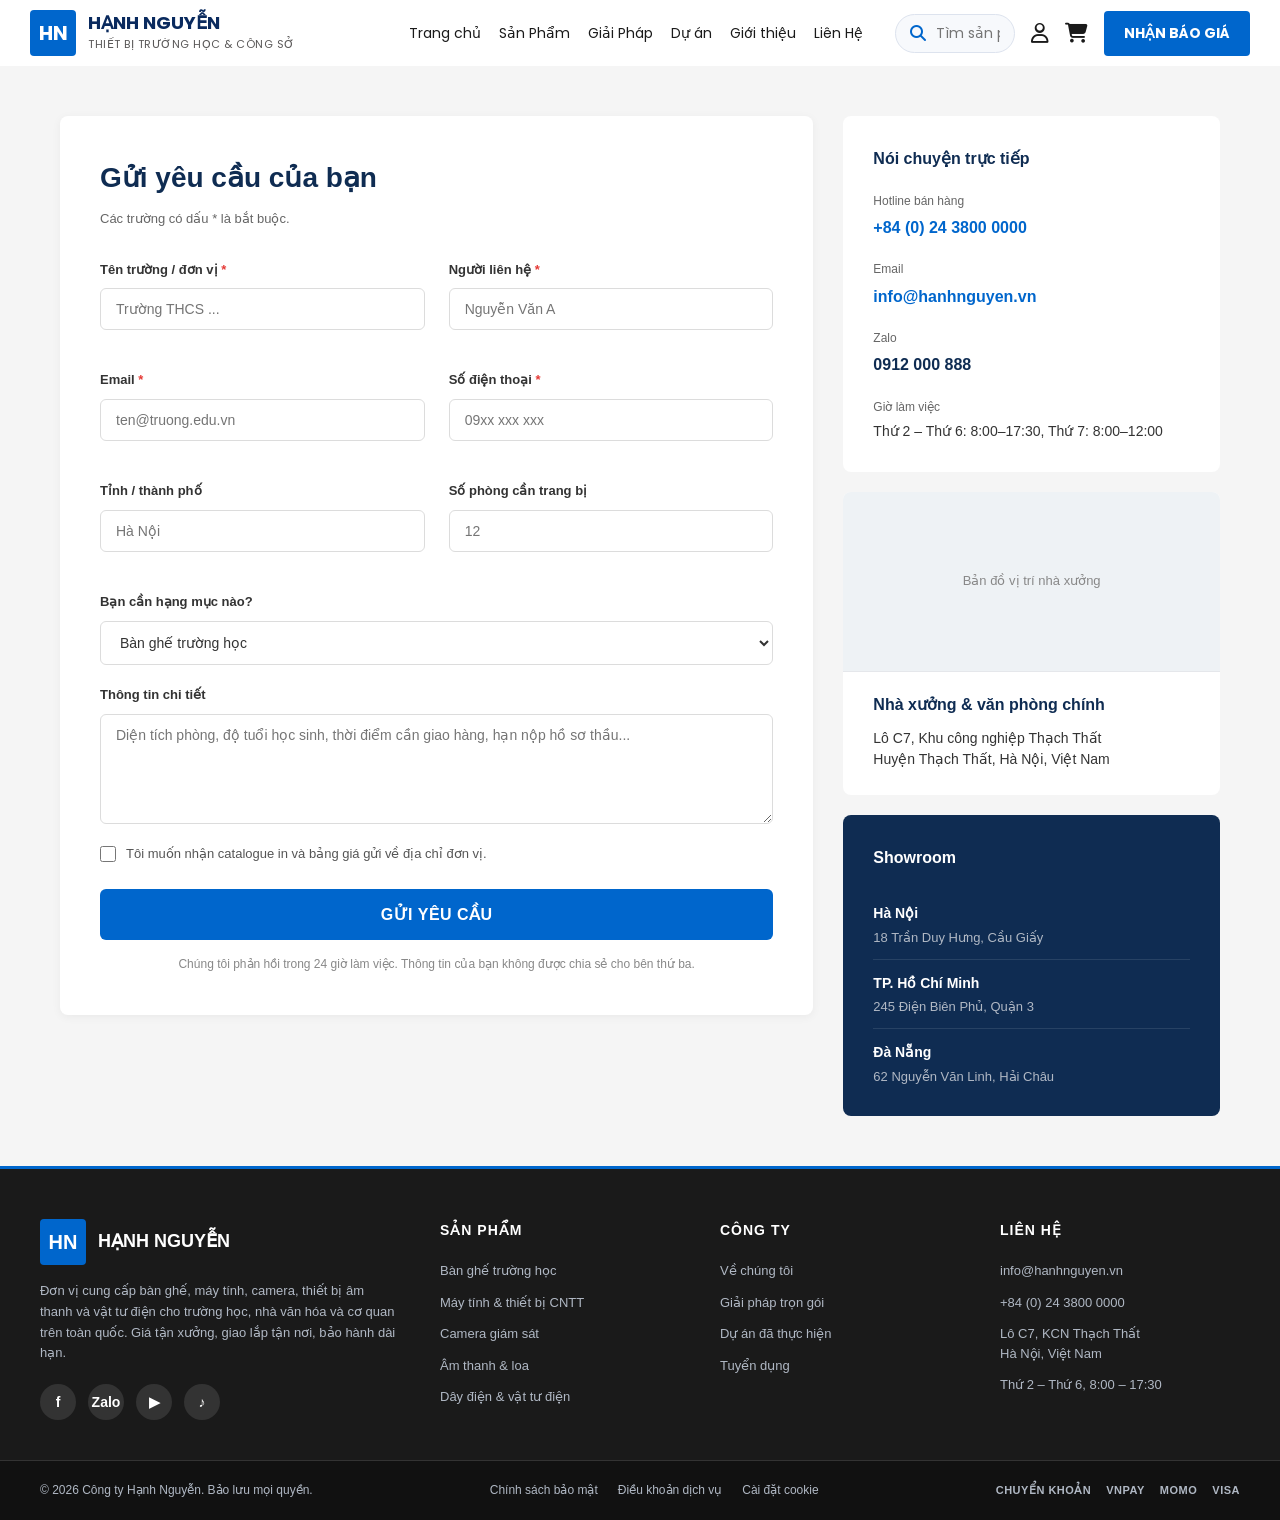
<file: lienhe.html>
<!DOCTYPE html>
<html lang="vi">
    <head>
        <meta charset="utf-8">
        <title>Liên hệ </title>
        <meta name="viewport" content="width=device-width, initial-scale=1" />
        <link href="https://fonts.googleapis.com/css2?family=Poppins:wght@400;600;700&display=swap" rel="stylesheet" />
        <link rel="stylesheet" href="https://cdnjs.cloudflare.com/ajax/libs/font-awesome/6.5.1/css/all.min.css">
        <link rel="stylesheet" href="css/style.css"/>
        <link rel="stylesheet" href="css/lienhe.css"/>
    </head>
    <body>
        <header class="phan-dau-trang">
            <div class="logo-area">
                <div class="logo-box">HN</div>
                <div class="logo-text">
                    <h1>HẠNH NGUYỄN</h1>
                    <p>THIẾT BỊ TRƯỜNG HỌC & CÔNG SỞ</p>
                </div>
            </div>
            <nav class="menu">
                <a href="index.html">Trang chủ</a>
                <a href="sanpham.html">Sản Phẩm</a>
                <a href="#">Giải Pháp</a>
                <a href="#">Dự án</a>
                <a href="#">Giới thiệu</a>
                <a href="lienhe.html">Liên Hệ</a>
            </nav>
            <div class="khu-vuc-phai">
                <div class="o-tim-kiem">
                    <i class="fa-solid fa-magnifying-glass"></i>
                    <input type="text" placeholder="Tìm sản phẩm...">
                </div>
                <a href="taikhoan.html" class="icon-btn">
                    <i class="fa-regular fa-user"></i>
                </a>
                <a href="#" class="icon-btn gio-hang">
                    <i class="fa-solid fa-cart-shopping"></i>
                </a>
                <button class="nut-bao-gia">NHẬN BÁO GIÁ</button>
            </div>
        </header>
        <main>
            <section class="contact-section">
    <div class="contact-grid">

        
        <form class="contact-form" id="contactForm">
            <h2>Gửi yêu cầu của bạn</h2>
            <p class="note-required">Các trường có dấu * là bắt buộc.</p>

            <div class="form-row">
                <div class="field">
                    <label>Tên trường / đơn vị <span class="req">*</span></label>
                    <input type="text" placeholder="Trường THCS ..." required />
                </div>
                <div class="field">
                    <label>Người liên hệ <span class="req">*</span></label>
                    <input type="text" placeholder="Nguyễn Văn A" required />
                </div>
            </div>

          
            <div class="form-row">
                <div class="field">
                    <label>Email <span class="req">*</span></label>
                    <input type="email" placeholder="ten@truong.edu.vn" required />
                </div>
                <div class="field">
                    <label>Số điện thoại <span class="req">*</span></label>
                    <input type="tel" placeholder="09xx xxx xxx" required />
                </div>
            </div>

           
            <div class="form-row">
                <div class="field">
                    <label>Tỉnh / thành phố</label>
                    <input type="text" placeholder="Hà Nội" />
                </div>
                <div class="field">
                    <label>Số phòng cần trang bị</label>
                    <input type="number" placeholder="12" />
                </div>
            </div>

            
            <div class="field">
                <label>Bạn cần hạng mục nào?</label>
                <select>
                    <option>Bàn ghế trường học</option>
                    <option>Máy tính & thiết bị CNTT</option>
                    <option>Camera giám sát</option>
                    <option>Âm thanh & loa</option>
                    <option>Dây điện & vật tư điện</option>
                    <option>Gói trọn phòng (nhiều hạng mục)</option>
                    <option>Chưa rõ - Cần được tư vấn</option>
                </select>
            </div>

            
            <div class="field">
                <label>Thông tin chi tiết</label>
                <textarea rows="5" placeholder="Diện tích phòng, độ tuổi học sinh, thời điểm cần giao hàng, hạn nộp hồ sơ thầu..."></textarea>
            </div>

            
            <label class="checkbox-field">
                <input type="checkbox" />
                <span>Tôi muốn nhận catalogue in và bảng giá gửi về địa chỉ đơn vị.</span>
            </label>

            
            <button type="submit" class="btn-submit">GỬI YÊU CẦU</button>
            <p class="privacy-text">Chúng tôi phản hồi trong 24 giờ làm việc. Thông tin của bạn không được chia sẻ cho bên thứ ba.</p>
        </form>

       
        <aside class="contact-sidebar">

           
            <div class="sidebar">
                <h3>Nói chuyện trực tiếp</h3>
                <div class="information">
                    <div class="info">Hotline bán hàng</div>
                    <a href="tel:+842438000000" class="info-phone">+84 (0) 24 3800 0000</a>
                </div>
                <div class="information">
                    <div class="info">Email</div>
                    <a href="mailto:info@hanhnguyen.vn" class="info-email">info@hanhnguyen.vn</a>
                </div>
                <div class="information">
                    <div class="info">Zalo</div>
                    <div class="info-value-1">0912 000 888</div>
                </div>
                <div class="information">
                    <div class="info">Giờ làm việc</div>
                    <div class="info-value">Thứ 2 – Thứ 6: 8:00–17:30, Thứ 7: 8:00–12:00</div>
                </div>
            </div>

        
            <div class="sidebar sidebar-map">
                <div class="map-placeholder">Bản đồ vị trí nhà xưởng</div>
                <h3>Nhà xưởng & văn phòng chính</h3>
                <div class="info-value">
                    Lô C7, Khu công nghiệp Thạch Thất<br>
                    Huyện Thạch Thất, Hà Nội, Việt Nam
                </div>
            </div>

            
            <div class="sidebar sidebar-dark">
                <h3>Showroom</h3>
                <div class="showroom-item">
                    <div class="showroom-city">Hà Nội</div>
                    <div class="showroom-address">18 Trần Duy Hưng, Cầu Giấy</div>
                </div>
                <div class="showroom-item">
                    <div class="showroom-city">TP. Hồ Chí Minh</div>
                    <div class="showroom-address">245 Điện Biên Phủ, Quận 3</div>
                </div>
                <div class="showroom-item">
                    <div class="showroom-city">Đà Nẵng</div>
                    <div class="showroom-address">62 Nguyễn Văn Linh, Hải Châu</div>
                </div>
            </div>

        </aside>
    </div>
</section>
        </main>
       <footer class="footer">
    <div class="footer-container footer-top">
        
        <div class="footer-col">
            <div class="logo-area">
                <div class="logo-box">HN</div>
                <div class="logo-text">
                    <h1>HẠNH NGUYỄN</h1>
                </div>
            </div>
            <p class="footer-desc">
                Đơn vị cung cấp bàn ghế, máy tính, camera, thiết bị âm thanh và vật tư điện cho trường học, nhà văn hóa và cơ quan trên toàn quốc. Giá tận xưởng, giao lắp tận nơi, bảo hành dài hạn.
            </p>
            <div class="social-links">
                <a href="#" title="Facebook">f</a>
                <a href="#" title="Zalo">Zalo</a>
                <a href="#" title="YouTube">▶</a>
                <a href="#" title="TikTok">♪</a>
            </div>
        </div>

       
        <div class="footer-col">
            <h3>SẢN PHẨM</h3>
            <ul class="footer-links">
                <li><a href="#">Bàn ghế trường học</a></li>
                <li><a href="#">Máy tính & thiết bị CNTT</a></li>
                <li><a href="#">Camera giám sát</a></li>
                <li><a href="#">Âm thanh & loa</a></li>
                <li><a href="#">Dây điện & vật tư điện</a></li>
            </ul>
        </div>

       
        <div class="footer-col">
            <h3>CÔNG TY</h3>
            <ul class="footer-links">
                <li><a href="#">Về chúng tôi</a></li>
                <li><a href="#">Giải pháp trọn gói</a></li>
                <li><a href="#">Dự án đã thực hiện</a></li>
                <li><a href="#">Tuyển dụng</a></li>
            </ul>
        </div>

        
        <div class="footer-col">
            <h3>LIÊN HỆ</h3>
            <ul class="footer-links">
                <li><a href="mailto:info@hanhnguyen.vn">info@hanhnguyen.vn</a></li>
                <li><a href="tel:+842438000000">+84 (0) 24 3800 0000</a></li>
                <li>Lô C7, KCN Thạch Thất<br>Hà Nội, Việt Nam</li>
                <li>Thứ 2 – Thứ 6, 8:00 – 17:30</li>
            </ul>
        </div>
    </div>

   
    <div class="footer-bottom">
        <div class="footer-container">
            <p>© 2026 Công ty Hạnh Nguyễn. Bảo lưu mọi quyền.</p>
            
            <div class="footer-bottom-links">
                <a href="#">Chính sách bảo mật</a>
                <a href="#">Điều khoản dịch vụ</a>
                <a href="#">Cài đặt cookie</a>
            </div>

            <div class="payment-methods">
                <span>CHUYỂN KHOẢN</span>
                <span>VNPAY</span>
                <span>MOMO</span>
                <span>VISA</span>
            </div>
        </div>
    </div>
</footer>
    </body>
</html>
</file>
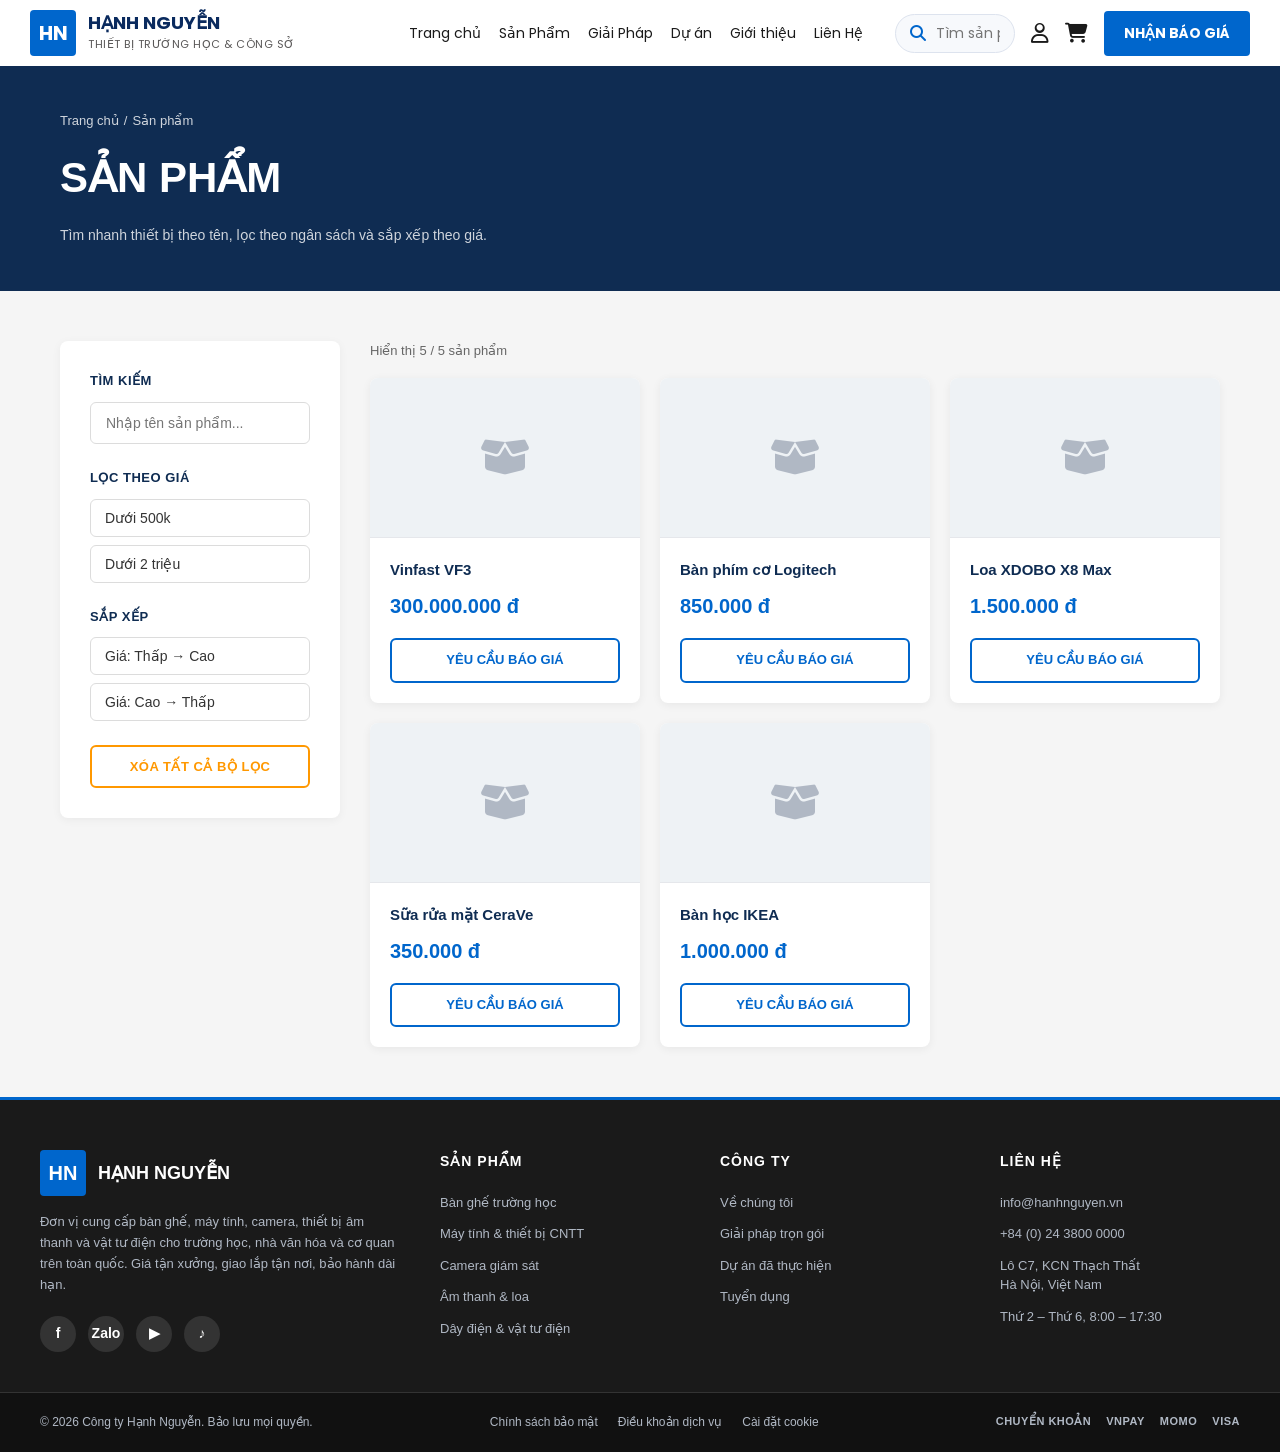
<file: sanpham.html>
<!DOCTYPE html>
<html lang="vi">
<head>
    <meta charset="UTF-8">
    <meta name="viewport" content="width=device-width, initial-scale=1.0">
    <title>Sản phẩm — Hạnh Nguyễn</title>
    <link href="https://fonts.googleapis.com/css2?family=Poppins:wght@400;600;700&display=swap" rel="stylesheet" />
    <link rel="stylesheet" href="https://cdnjs.cloudflare.com/ajax/libs/font-awesome/6.5.1/css/all.min.css">
    <link rel="stylesheet" href="css/style.css">
    <link rel="stylesheet" href="css/sanpham.css">
</head>

<body>
    <header class="phan-dau-trang">
        <div class="logo-area">
            <div class="logo-box">HN</div>
            <div class="logo-text">
                <h1>HẠNH NGUYỄN</h1>
                <p>THIẾT BỊ TRƯỜNG HỌC & CÔNG SỞ</p>
            </div>
        </div>
        <nav class="menu">
            <a href="index.html">Trang chủ</a>
            <a href="sanpham.html">Sản Phẩm</a>
            <a href="#">Giải Pháp</a>
            <a href="#">Dự án</a>
            <a href="#">Giới thiệu</a>
            <a href="lienhe.html">Liên Hệ</a>
        </nav>
        <div class="khu-vuc-phai">
            <div class="o-tim-kiem">
                <i class="fa-solid fa-magnifying-glass"></i>
                <input type="text" placeholder="Tìm sản phẩm...">
            </div>
            <a href="taikhoan.html" class="icon-btn">
                <i class="fa-regular fa-user"></i>
            </a>
            <a href="#" class="icon-btn gio-hang">
                <i class="fa-solid fa-cart-shopping"></i>
            </a>
            <button class="nut-bao-gia">NHẬN BÁO GIÁ</button>
        </div>
    </header>

    <section class="page-hero">
        <div class="hero-head"><a href="index.html">Trang chủ</a><span>/</span>Sản phẩm</div>
        <h1>SẢN PHẨM</h1>
        <p>Tìm nhanh thiết bị theo tên, lọc theo ngân sách và sắp xếp theo giá.</p>
    </section>

    <main class="khu-san-pham">
        <!-- BẢNG ĐIỀU KHIỂN -->
        <aside class="bang-dieu-khien">
            <div class="nhom-loc">
                <label for="tim-kiem-sp" class="nhan">Tìm kiếm</label>
                <input type="text" id="tim-kiem-sp" placeholder="Nhập tên sản phẩm..." />
            </div>

            <div class="nhom-loc">
                <div class="nhan">Lọc theo giá</div>
                <button class="nut-loc btn-loc-gia" data-gia="500000">Dưới 500k</button>
                <button class="nut-loc btn-loc-gia" data-gia="2000000">Dưới 2 triệu</button>
            </div>

            <div class="nhom-loc">
                <div class="nhan">Sắp xếp</div>
                <button class="nut-loc" id="btn-sap-xep-tang">Giá: Thấp → Cao</button>
                <button class="nut-loc" id="btn-sap-xep-giam">Giá: Cao → Thấp</button>
            </div>

            <button id="btn-xoa-loc">XÓA TẤT CẢ BỘ LỌC</button>
        </aside>

        <!-- DANH SÁCH SẢN PHẨM -->
        <section class="ket-qua">
            <p class="so-ket-qua" id="so-ket-qua"></p>
            <div id="hien-thi" class="luoi-san-pham"></div>
        </section>
    </main>

    <footer class="footer">
    <div class="footer-container footer-top">
        
        <div class="footer-col">
            <div class="logo-area">
                <div class="logo-box">HN</div>
                <div class="logo-text">
                    <h1>HẠNH NGUYỄN</h1>
                </div>
            </div>
            <p class="footer-desc">
                Đơn vị cung cấp bàn ghế, máy tính, camera, thiết bị âm thanh và vật tư điện cho trường học, nhà văn hóa và cơ quan trên toàn quốc. Giá tận xưởng, giao lắp tận nơi, bảo hành dài hạn.
            </p>
            <div class="social-links">
                <a href="#" title="Facebook">f</a>
                <a href="#" title="Zalo">Zalo</a>
                <a href="#" title="YouTube">▶</a>
                <a href="#" title="TikTok">♪</a>
            </div>
        </div>

       
        <div class="footer-col">
            <h3>SẢN PHẨM</h3>
            <ul class="footer-links">
                <li><a href="#">Bàn ghế trường học</a></li>
                <li><a href="#">Máy tính & thiết bị CNTT</a></li>
                <li><a href="#">Camera giám sát</a></li>
                <li><a href="#">Âm thanh & loa</a></li>
                <li><a href="#">Dây điện & vật tư điện</a></li>
            </ul>
        </div>

       
        <div class="footer-col">
            <h3>CÔNG TY</h3>
            <ul class="footer-links">
                <li><a href="#">Về chúng tôi</a></li>
                <li><a href="#">Giải pháp trọn gói</a></li>
                <li><a href="#">Dự án đã thực hiện</a></li>
                <li><a href="#">Tuyển dụng</a></li>
            </ul>
        </div>

        
        <div class="footer-col">
            <h3>LIÊN HỆ</h3>
            <ul class="footer-links">
                <li><a href="mailto:info@hanhnguyen.vn">info@hanhnguyen.vn</a></li>
                <li><a href="tel:+842438000000">+84 (0) 24 3800 0000</a></li>
                <li>Lô C7, KCN Thạch Thất<br>Hà Nội, Việt Nam</li>
                <li>Thứ 2 – Thứ 6, 8:00 – 17:30</li>
            </ul>
        </div>
    </div>

   
    <div class="footer-bottom">
        <div class="footer-container">
            <p>© 2026 Công ty Hạnh Nguyễn. Bảo lưu mọi quyền.</p>
            
            <div class="footer-bottom-links">
                <a href="#">Chính sách bảo mật</a>
                <a href="#">Điều khoản dịch vụ</a>
                <a href="#">Cài đặt cookie</a>
            </div>

            <div class="payment-methods">
                <span>CHUYỂN KHOẢN</span>
                <span>VNPAY</span>
                <span>MOMO</span>
                <span>VISA</span>
            </div>
        </div>
    </div>
</footer>

    <script src="js/sanpham.js"></script>
</body>
</html>
</file>
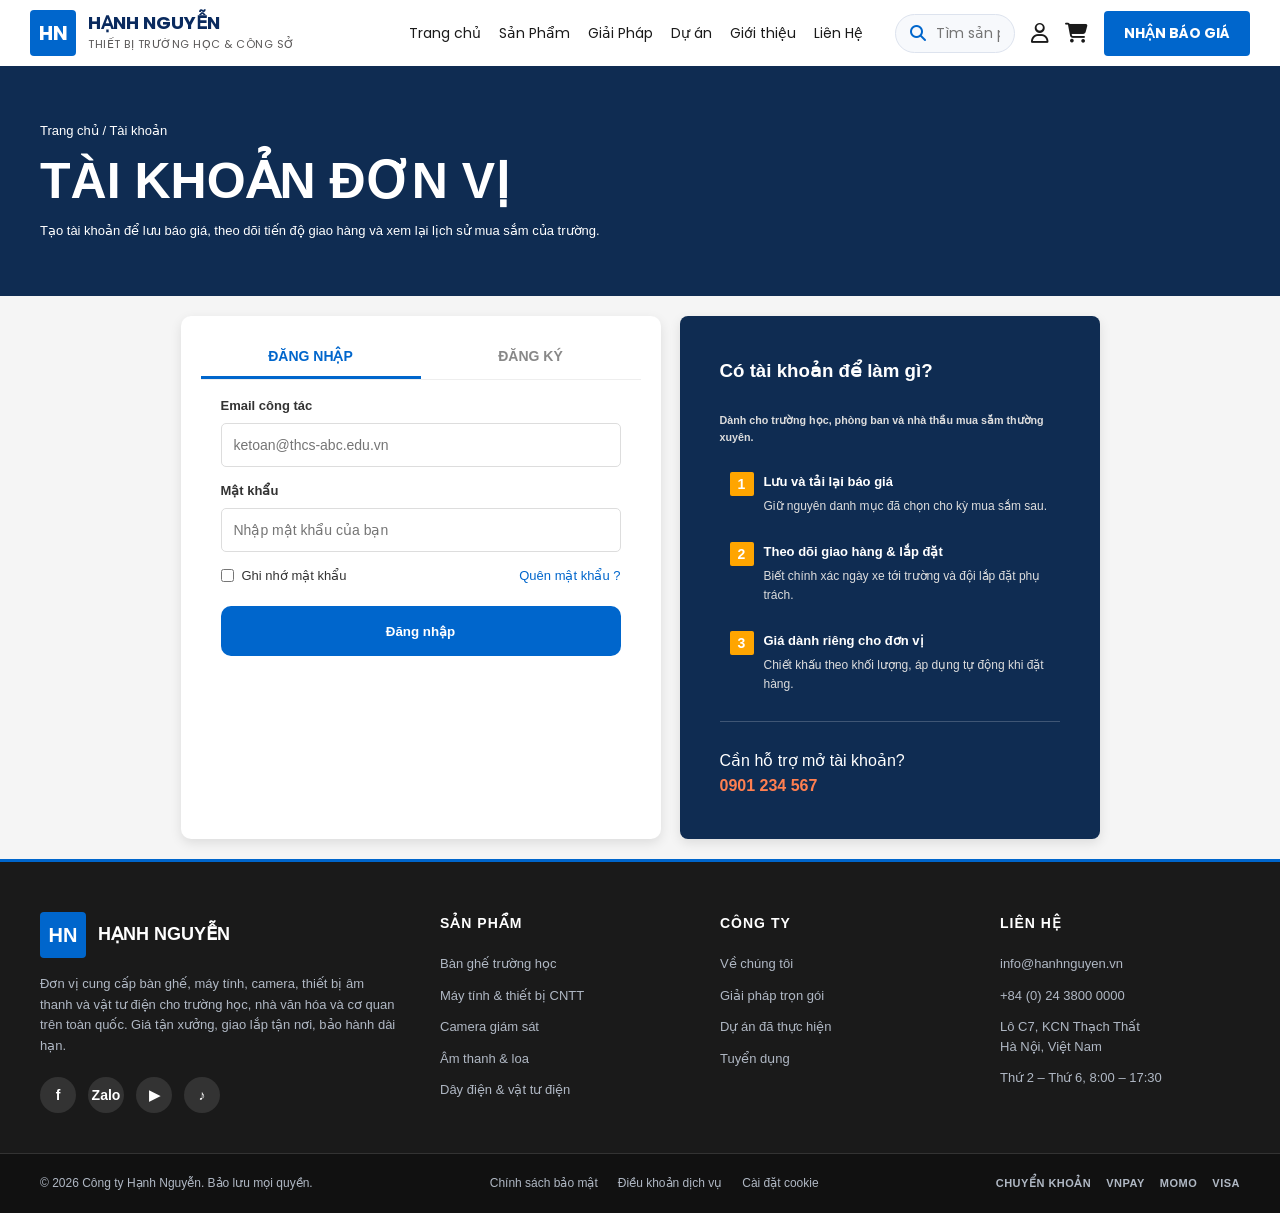
<file: taikhoan.html>
<!DOCTYPE html>
<html lang="vi">
<head>
    <title>Thông tin tài khoản</title>
    <meta charset="UTF-8">
    <meta name="viewport" content="width=device-width, initial-scale=1.0">
    <link href="https://fonts.googleapis.com/css2?family=Poppins:wght@400;600;700&display=swap" rel="stylesheet" />
    <link rel="stylesheet" href="https://cdnjs.cloudflare.com/ajax/libs/font-awesome/6.5.1/css/all.min.css">
    <link rel="stylesheet" href="css/style.css">
    <link rel="stylesheet" href="css/tai-khoan.css">
</head>

<body>
    <header class="phan-dau-trang">
        <div class="logo-area">
            <div class="logo-box">HN</div>
            <div class="logo-text">
                <h1>HẠNH NGUYỄN</h1>
                <p>THIẾT BỊ TRƯỜNG HỌC & CÔNG SỞ</p>
            </div>
        </div>
        <nav class="menu">
            <a href="index.html">Trang chủ</a>
            <a href="sanpham.html">Sản Phẩm</a>
            <a href="#">Giải Pháp</a>
            <a href="#">Dự án</a>
            <a href="#">Giới thiệu</a>
            <a href="lienhe.html">Liên Hệ</a>
        </nav>
        <div class="khu-vuc-phai">
            <div class="o-tim-kiem">
                <i class="fa-solid fa-magnifying-glass"></i>
                <input type="text" placeholder="Tìm sản phẩm...">
            </div>
            <a href="taikhoan.html" class="icon-btn">
                <i class="fa-regular fa-user"></i>
            </a>
            <a href="#" class="icon-btn gio-hang">
                <i class="fa-solid fa-cart-shopping"></i>
            </a>
            <button class="nut-bao-gia">NHẬN BÁO GIÁ</button>
        </div>
    </header>

    <header class="header">
        <h3>Trang chủ / Tài khoản</h3>
        <h1>TÀI KHOẢN ĐƠN VỊ</h1>
        <h3>Tạo tài khoản để lưu báo giá, theo dõi tiến độ giao hàng và xem lại lịch sử mua sắm của trường.</h3>
    </header>

    <div class="login">

        <div id="log">
            <div class="switch">
                <button type="button" id="dangnhap" class="tab-active">ĐĂNG NHẬP</button>
                <button type="button" id="dangky">ĐĂNG KÝ</button>
            </div>

            <div id="form-dangnhap" class="form-content">
                <div class="field">
                    <label for="email-dn">Email công tác</label>
                    <input class="pass" id="email-dn" type="email" placeholder="ketoan@thcs-abc.edu.vn">
                </div>

                <div class="field">
                    <label for="mk-dn">Mật khẩu</label>
                    <input class="pass" id="mk-dn" type="password" placeholder="Nhập mật khẩu của bạn">
                </div>

                <div class="remember">
                    <div class="remember-left">
                        <input type="checkbox" id="checkbox">
                        <label id="check" for="checkbox">Ghi nhớ mật khẩu</label>
                    </div>
                    <a id="forget" href="#">Quên mật khẩu ?</a>
                </div>

                <button type="button" class="logbut">Đăng nhập</button>
            </div>

            <div id="form-dangky" class="form-content" hidden>
                <div class="field">
                    <label for="ten-dk">Tên đơn vị / Họ và tên</label>
                    <input class="pass" id="ten-dk" type="text" placeholder="THCS ABC hoặc Nguyễn Văn A">
                </div>

                <div class="field">
                    <label for="email-dk">Email công tác</label>
                    <input class="pass" id="email-dk" type="email" placeholder="ketoan@thcs-abc.edu.vn">
                </div>

                <div class="field">
                    <label for="mk-dk">Mật khẩu</label>
                    <input class="pass" id="mk-dk" type="password" placeholder="Tối thiểu 6 ký tự">
                </div>

                <button type="button" class="logbut">Tạo tài khoản</button>
            </div>
        </div>

        <div class="info">
            <div>
                <h3>Có tài khoản để làm gì?</h3>
            </div>
            <div>
                <h6 class="h6">Dành cho trường học, phòng ban và nhà thầu mua sắm thường xuyên.</h6>
            </div>

            <div class="s1">
                <div class="square">1</div>
                <div class="s1content">
                    <div class="s1text">Lưu và tải lại báo giá</div>
                    <p class="stext">Giữ nguyên danh mục đã chọn cho kỳ mua sắm sau.</p>
                </div>
            </div>

            <div class="s2">
                <div class="square">2</div>
                <div class="s2content">
                    <div class="s1text">Theo dõi giao hàng & lắp đặt</div>
                    <p class="stext">Biết chính xác ngày xe tới trường và đội lắp đặt phụ trách.</p>
                </div>
            </div>

            <div class="s3">
                <div class="square">3</div>
                <div class="s3content">
                    <div class="s1text">Giá dành riêng cho đơn vị</div>
                    <p class="stext">Chiết khấu theo khối lượng, áp dụng tự động khi đặt hàng.</p>
                </div>
            </div>

            <hr>

            <div class="sp">
                <p>Cần hỗ trợ mở tài khoản?</p>
                <p id="p2">0901 234 567</p>
            </div>
        </div>
    </div>

    <footer class="footer">
    <div class="footer-container footer-top">
        
        <div class="footer-col">
            <div class="logo-area">
                <div class="logo-box">HN</div>
                <div class="logo-text">
                    <h1>HẠNH NGUYỄN</h1>
                </div>
            </div>
            <p class="footer-desc">
                Đơn vị cung cấp bàn ghế, máy tính, camera, thiết bị âm thanh và vật tư điện cho trường học, nhà văn hóa và cơ quan trên toàn quốc. Giá tận xưởng, giao lắp tận nơi, bảo hành dài hạn.
            </p>
            <div class="social-links">
                <a href="#" title="Facebook">f</a>
                <a href="#" title="Zalo">Zalo</a>
                <a href="#" title="YouTube">▶</a>
                <a href="#" title="TikTok">♪</a>
            </div>
        </div>

       
        <div class="footer-col">
            <h3>SẢN PHẨM</h3>
            <ul class="footer-links">
                <li><a href="#">Bàn ghế trường học</a></li>
                <li><a href="#">Máy tính & thiết bị CNTT</a></li>
                <li><a href="#">Camera giám sát</a></li>
                <li><a href="#">Âm thanh & loa</a></li>
                <li><a href="#">Dây điện & vật tư điện</a></li>
            </ul>
        </div>

       
        <div class="footer-col">
            <h3>CÔNG TY</h3>
            <ul class="footer-links">
                <li><a href="#">Về chúng tôi</a></li>
                <li><a href="#">Giải pháp trọn gói</a></li>
                <li><a href="#">Dự án đã thực hiện</a></li>
                <li><a href="#">Tuyển dụng</a></li>
            </ul>
        </div>

        
        <div class="footer-col">
            <h3>LIÊN HỆ</h3>
            <ul class="footer-links">
                <li><a href="mailto:info@hanhnguyen.vn">info@hanhnguyen.vn</a></li>
                <li><a href="tel:+842438000000">+84 (0) 24 3800 0000</a></li>
                <li>Lô C7, KCN Thạch Thất<br>Hà Nội, Việt Nam</li>
                <li>Thứ 2 – Thứ 6, 8:00 – 17:30</li>
            </ul>
        </div>
    </div>

   
    <div class="footer-bottom">
        <div class="footer-container">
            <p>© 2026 Công ty Hạnh Nguyễn. Bảo lưu mọi quyền.</p>
            
            <div class="footer-bottom-links">
                <a href="#">Chính sách bảo mật</a>
                <a href="#">Điều khoản dịch vụ</a>
                <a href="#">Cài đặt cookie</a>
            </div>

            <div class="payment-methods">
                <span>CHUYỂN KHOẢN</span>
                <span>VNPAY</span>
                <span>MOMO</span>
                <span>VISA</span>
            </div>
        </div>
    </div>
</footer>

    <script src="js/taikhoan.js"></script>
</body>
</html>
</file>
<file: css/style.css>
/* =========================================================
   STYLE CHUNG CHO TOÀN BỘ TRANG
   (reset, đầu trang, chân trang)
   ========================================================= */

/* reset */
* {
  margin: 0;
  padding: 0;
  box-sizing: border-box;
}

body {
  font-family: Arial, Helvetica, sans-serif;
  color: #333333;
  background: #ffffff;
  line-height: 1.6;
}

a {
  text-decoration: none;
  color: inherit;
}

button {
  cursor: pointer;
}

/* logo (dùng ở cả đầu trang và chân trang) */
.logo-area {
  display: flex;
  align-items: center;
  gap: 12px;
}

.logo-box {
  background-color: #0066cc;
  color: white;
  font-size: 20px;
  font-weight: 700;
  width: 46px;
  height: 46px;
  display: flex;
  align-items: center;
  justify-content: center;
  border-radius: 4px;
}

.logo-text h1 {
  margin: 0;
  font-size: 18px;
  font-weight: 700;
  color: #0a2a5e;
  line-height: 1.2;
  white-space: nowrap;
}

.logo-text p {
  margin: 2px 0 0;
  font-size: 11px;
  color: #5a5858;
  letter-spacing: 0.5px;
  white-space: nowrap;
}

/* phần đầu trang */
.phan-dau-trang {
  display: grid;
  grid-template-columns: 1fr auto 1fr; /* 2 bên rộng bằng nhau -> menu luôn ở giữa */
  align-items: center;
  gap: 32px;
  background-color: white;
  padding: 10px 60px;
  font-family: 'Poppins', sans-serif;
}

.menu {
  display: flex;
  gap: 24px;
}

.menu a {
  color: #1a1a1a;
  text-decoration: none;
  font-size: 15px;
  white-space: nowrap;
}

.menu a:hover {
  color: #0066cc;
}

.khu-vuc-phai {
  justify-self: end;
  display: flex;
  align-items: center;
  gap: 16px;
}

.o-tim-kiem {
  display: flex;
  align-items: center;
  gap: 10px;
  width: 150px;
  padding: 8px 14px;
  border: 1px solid #dde3ee;
  border-radius: 30px;
  background-color: #f7f9fc;
  color: #0066cc;
}

.o-tim-kiem input {
  border: none;
  background: transparent;
  outline: none;
  font-family: inherit;
  font-size: 14px;
  width: 100%;
}

.icon-btn {
  color: #1a1a1a;
  font-size: 20px;
  text-decoration: none;
}

.gio-hang {
  position: relative;
}

.so-luong {
  position: absolute;
  top: -10px;
  right: -14px;
  background-color: #ff9800;
  color: white;
  font-size: 12px;
  font-weight: 700;
  min-width: 22px;
  height: 22px;
  border-radius: 50%;
  display: flex;
  align-items: center;
  justify-content: center;
}

.nut-bao-gia {
  background-color: #0066cc;
  color: white;
  border: none;
  padding: 12px 20px;
  border-radius: 4px;
  font-family: inherit;
  font-size: 14px;
  font-weight: 700;
  cursor: pointer;
  white-space: nowrap;
}

/* header trên màn hình nhỏ hơn */
@media (max-width: 1300px) {
  .phan-dau-trang {
    padding: 10px 30px;
  }

  .menu {
    gap: 18px;
  }

  .menu a {
    font-size: 14px;
  }

  .o-tim-kiem {
    width: 120px;
  }
}

/* không đủ chỗ cho 3 cột: menu xuống dòng thứ 2, vẫn căn giữa */
@media (max-width: 1100px) {
  .phan-dau-trang {
    grid-template-columns: 1fr auto;
    row-gap: 12px;
    padding: 10px 20px;
  }

  .menu {
    grid-column: 1 / -1;
    grid-row: 2;
    justify-content: center;
    flex-wrap: wrap;
  }
}

/* điện thoại: ẩn bớt phần phụ cho vừa màn hình */
@media (max-width: 700px) {
  .logo-text p,
  .o-tim-kiem,
  .nut-bao-gia {
    display: none;
  }
}

/* phần chân trang */
.footer {
  background-color: #1a1a1a;
  border-top: 3px solid #0066cc;
  color: #ffffff;
  padding-top: 50px;
  font-size: 14px;
}

.footer-container {
  max-width: 1300px;
  margin: 0 auto;
  padding: 0 40px;
}

.footer-top {
  display: grid;
  grid-template-columns: 1.5fr 1fr 1fr 1fr;
  gap: 40px;
  margin-bottom: 40px;
}

.footer-col .logo-area {
  margin-bottom: 16px;
}

.footer-col .logo-text h1 {
  color: #ffffff;
}

.footer-col .logo-text p {
  color: #b0b8c4;
}

.footer-col h3 {
  color: #ffffff;
  font-size: 14px;
  font-weight: bold;
  margin-bottom: 20px;
  text-transform: uppercase;
  letter-spacing: 1px;
}

.footer-desc {
  color: #b0b8c4;
  line-height: 1.6;
  margin-bottom: 20px;
  font-size: 13px;
}

.footer-links {
  list-style: none;
  padding: 0;
}

.footer-links li {
  margin-bottom: 12px;
  color: #b0b8c4;
  font-size: 13px;
  line-height: 1.5;
}

.footer-links a {
  color: #b0b8c4;
  transition: color 0.2s;
}

.footer-links a:hover {
  color: #ffffff;
}

.social-links {
  display: flex;
  gap: 12px;
}

.social-links a {
  display: flex;
  align-items: center;
  justify-content: center;
  width: 36px;
  height: 36px;
  background-color: #333333;
  border-radius: 50%;
  color: #ffffff;
  font-weight: bold;
  font-size: 14px;
  transition: background-color 0.3s;
}

.social-links a:hover {
  background-color: #0066cc;
}

.footer-bottom {
  background-color: #111111;
  padding: 20px 0;
  font-size: 12px;
  border-top: 1px solid #333333;
}

.footer-bottom .footer-container {
  display: flex;
  justify-content: space-between;
  align-items: center;
  flex-wrap: wrap;
  gap: 15px;
}

.footer-bottom p {
  color: #b0b8c4;
  margin: 0;
}

.footer-bottom-links {
  display: flex;
  gap: 20px;
}

.footer-bottom-links a {
  color: #b0b8c4;
  transition: color 0.2s;
}

.footer-bottom-links a:hover {
  color: #ffffff;
}

.payment-methods {
  display: flex;
  gap: 15px;
}

.payment-methods span {
  color: #b0b8c4;
  font-size: 11px;
  font-weight: bold;
  letter-spacing: 0.5px;
}

/* banner tiêu đề đầu trang con (vd. trang Sản phẩm) */
.page-hero {
  background-color: #0f2c52;
  color: #ffffff;
  padding: 45px 60px;
}

.hero-head {
  font-size: 13px;
  opacity: 0.8;
}

.hero-head a {
  color: #ffffff;
}

.hero-head span {
  margin: 0 5px;
}

.page-hero h1 {
  font-size: 42px;
  font-weight: bold;
  margin: 12px 0 14px;
}

.page-hero p {
  font-size: 14px;
  opacity: 0.8;
  line-height: 1.5;
}

/* footer trên màn hình nhỏ */
@media (max-width: 900px) {
  .footer-top {
    grid-template-columns: 1fr 1fr;
  }
}

@media (max-width: 600px) {
  .footer-container {
    padding: 0 20px;
  }

  .footer-top {
    grid-template-columns: 1fr;
  }

  .footer-bottom-links,
  .payment-methods {
    flex-wrap: wrap;
  }
}
</file>
<file: css/lienhe.css>
/* =========================================================
   STYLE RIÊNG CHO TRANG LIÊN HỆ (lienhe.html)
   Phần dùng chung (reset, đầu trang, chân trang) nằm ở style.css
   ========================================================= */

.contact-section {
    background-color: #f5f5f5;
    padding: 50px 0;
    width: 100%;
}

.contact-grid {
    display: grid;
    grid-template-columns: 2fr 1fr;
    max-width: 100%;
    margin: 0 auto;
    gap: 30px;
    align-items: start;
    padding: 0 60px;
}


.contact-form {
    background-color: #ffffff;
    padding: 40px;
    border-radius: 8px;
    box-shadow: 0 2px 10px rgba(0, 0, 0, 0.05);
}

.contact-form h2 {
    font-size: 28px;
    font-weight: 700;
    color: #0F2C52;
    margin-bottom: 8px;
}

.note-required {
    font-size: 13px;
    color: #666666;
    margin-bottom: 30px;
}


.form-row {
    display: grid;
    grid-template-columns: 1fr 1fr;
    gap: 24px;
    margin-bottom: 20px;
}


.field {
    display: flex;
    flex-direction: column;
    margin-bottom: 20px;
}

.field label {
    font-size: 13px;
    font-weight: 600;
    margin-bottom: 8px;
    color: #333333;
}

.req {
    color: #e53935;
}


.field input,
.field select,
.field textarea {
    padding: 12px 15px;
    border: 1px solid #dcdcdc;
    border-radius: 6px;
    font-size: 14px;
    font-family: inherit;
    outline: none;
    background-color: #ffffff;
    color: #333333;
    transition: border-color 0.2s, box-shadow 0.2s;
}

.field input:focus,
.field select:focus,
.field textarea:focus {
    border-color: #0066cc;
     
}

.field textarea {
    resize: vertical;
    min-height: 110px;
}


.checkbox-field {
    display: flex;
    align-items: center;
    gap: 10px;
    margin: 10px 0 25px 0;
    font-size: 13px;
    color: #555555;
    cursor: pointer;
}

.checkbox-field input[type="checkbox"] {
    width: 16px;
    height: 16px;
    accent-color: #0066cc;
    cursor: pointer;
}


.btn-submit {
    width: 100%;
    background-color: #0066cc;
    color: #ffffff;
    border: none;
    padding: 16px;
    font-size: 16px;
    font-weight: 700;
    text-transform: uppercase;
    border-radius: 6px;
    cursor: pointer;
    transition: background-color 0.2s;
    font-family: inherit;
    letter-spacing: 0.5px;
}

.btn-submit:hover {
    background-color: #0052a3;
}


.privacy-text {
    font-size: 12px;
    color: #888888;
    text-align: center;
    margin-top: 15px;
}


.contact-sidebar {
    display: flex;
    flex-direction: column;
    gap: 20px;
}

.sidebar {
    background-color: #ffffff;
    padding: 30px;
    border-radius: 8px;
    
    
}

.sidebar h3 {
    font-size: 16px;
    font-weight: 700;
    color: #0F2C52;
    margin-bottom: 20px;
}

.information {
    margin-bottom: 20px;
}

.information:last-child {
    margin-bottom: 0;
}

.info {
    font-size: 12px;
    color: #666666;
    margin-bottom: 4px;
}

.info-phone,
.info-email {
    font-size: 16px;
    font-weight: bold;
    color: #0066cc;
    transition: color 0.2s;
}

.info-phone:hover,
.info-email:hover {
    color: #0F2C52;
}

.info-value-1 {
    font-size: 16px;
    font-weight: bold;
    color: #0F2C52;
}

.info-value {
    font-size: 14px;
    color: #333333;
    line-height: 1.5;
}


.sidebar-map {
    padding: 0;
    overflow: hidden;
}

.map-placeholder {
    width: 100%;
    height: 180px;
    background-color: #eef2f5;
    display: flex;
    align-items: center;
    justify-content: center;
    color: #888888;
    font-size: 13px;
    border-bottom: 1px solid #e5e7eb;
}

.sidebar-map h3,
.sidebar-map .info-value {
    padding: 0 30px;
}

.sidebar-map h3 {
    margin-top: 20px;
    margin-bottom: 10px;
}

.sidebar-map .info-value {
    padding-bottom: 25px;
}


.sidebar-dark {
    background-color: #0F2C52;
    color: #ffffff;
}

.sidebar-dark h3 {
    color: #ffffff;
}

.showroom-item {
    padding: 12px 0;
    border-bottom: 1px solid rgba(255, 255, 255, 0.1);
}

.showroom-item:last-child {
    border-bottom: none;
    padding-bottom: 0;
}

.showroom-city {
    font-size: 14px;
    font-weight: bold;
    color: #ffffff;
    margin-bottom: 4px;
}

.showroom-address {
    font-size: 13px;
    color: #b0b8c4;
    line-height: 1.4;
}
</file>
<file: css/sanpham.css>
/* =========================================================
   STYLE RIÊNG CHO TRANG SẢN PHẨM (sanpham.html)
   Phần dùng chung (reset, đầu trang, banner, chân trang) nằm ở style.css
   ========================================================= */

.khu-san-pham {
    display: grid;
    grid-template-columns: 280px 1fr;
    gap: 30px;
    align-items: start;
    background-color: #f5f5f5;
    padding: 50px 60px;
}

/* ---------- bảng điều khiển bên trái ---------- */
.bang-dieu-khien {
    background-color: #ffffff;
    padding: 30px;
    border-radius: 8px;
    box-shadow: 0 2px 10px rgba(0, 0, 0, 0.05);
}

.nhom-loc {
    margin-bottom: 24px;
}

.nhan {
    display: block;
    font-size: 13px;
    font-weight: 700;
    color: #0f2c52;
    margin-bottom: 10px;
    text-transform: uppercase;
    letter-spacing: 0.5px;
}

#tim-kiem-sp {
    width: 100%;
    padding: 12px 15px;
    border: 1px solid #dcdcdc;
    border-radius: 6px;
    font-size: 14px;
    font-family: inherit;
    outline: none;
}

#tim-kiem-sp:focus {
    border-color: #0066cc;
}

.nut-loc {
    display: block;
    width: 100%;
    padding: 10px 14px;
    margin-bottom: 8px;
    border: 1px solid #dcdcdc;
    border-radius: 6px;
    background-color: #ffffff;
    color: #333333;
    font-size: 14px;
    font-family: inherit;
    text-align: left;
    transition: border-color 0.2s, color 0.2s;
}

.nut-loc:hover {
    border-color: #0066cc;
    color: #0066cc;
}

.nut-loc.dang-chon {
    background-color: #0066cc;
    border-color: #0066cc;
    color: #ffffff;
}

#btn-xoa-loc {
    width: 100%;
    padding: 12px;
    border: 2px solid #ff9800;
    border-radius: 6px;
    background-color: transparent;
    color: #ff9800;
    font-size: 13px;
    font-weight: 700;
    font-family: inherit;
    letter-spacing: 0.5px;
    transition: background-color 0.2s, color 0.2s;
}

#btn-xoa-loc:hover {
    background-color: #ff9800;
    color: #ffffff;
}

/* ---------- danh sách sản phẩm ---------- */
.so-ket-qua {
    font-size: 13px;
    color: #666666;
    margin-bottom: 16px;
}

.luoi-san-pham {
    display: grid;
    grid-template-columns: repeat(3, 1fr);
    gap: 20px;
}

.san-pham {
    background-color: #ffffff;
    border-radius: 8px;
    box-shadow: 0 2px 10px rgba(0, 0, 0, 0.06);
    overflow: hidden;
}

.anh-san-pham {
    height: 160px;
    background-color: #eef2f5;
    border-bottom: 1px solid #e5e7eb;
    display: flex;
    align-items: center;
    justify-content: center;
    color: #b0b8c4;
    font-size: 40px;
}

.thong-tin-san-pham {
    padding: 20px;
}

.thong-tin-san-pham h3 {
    font-size: 15px;
    font-weight: 700;
    color: #0f2c52;
    margin-bottom: 8px;
}

.gia-tien {
    font-size: 20px;
    font-weight: bold;
    color: #0066cc;
    margin-bottom: 16px;
}

.nut-bao-gia-sp {
    display: block;
    padding: 10px;
    border: 2px solid #0066cc;
    border-radius: 6px;
    color: #0066cc;
    font-size: 13px;
    font-weight: 700;
    text-align: center;
    transition: background-color 0.2s, color 0.2s;
}

.nut-bao-gia-sp:hover {
    background-color: #0066cc;
    color: #ffffff;
}

.khong-co {
    grid-column: 1 / -1;
    background-color: #ffffff;
    padding: 40px;
    border-radius: 8px;
    text-align: center;
    color: #666666;
}

/* ---------- màn hình nhỏ ---------- */
@media (max-width: 1100px) {
    .luoi-san-pham {
        grid-template-columns: repeat(2, 1fr);
    }
}

@media (max-width: 800px) {
    .khu-san-pham {
        grid-template-columns: 1fr;
        padding: 30px 20px;
    }

    .luoi-san-pham {
        grid-template-columns: 1fr;
    }
}
</file>
<file: css/tai-khoan.css>
/* =========================================================
   STYLE RIÊNG CHO TRANG TÀI KHOẢN (taikhoan.html)
   Phần dùng chung (reset, đầu trang, chân trang) nằm ở style.css
   ========================================================= */

/* đẩy footer xuống đáy khi nội dung ngắn */
body {
    display: flex;
    flex-direction: column;
    min-height: 100vh;
}

.footer {
    margin-top: auto;
}

/* banner tiêu đề */
.header {
    background-color: #0f2c52;
    padding: 40px;
    color: white;
    line-height: 50px;
}

.header h1 {
    font-size: 50px;
    font-weight: bold;
}

.header h3 {
    font-size: 13px;
    font-weight: 400;
}

/* khung đăng nhập / đăng ký */
.login {
    background-color: #f5f5f5;
    display: flex;
    flex-wrap: wrap;
    justify-content: center;
    padding: 20px;
    gap: 19px;
}

#log {
    flex: 1 1 400px;
    max-width: 480px;
    background-color: white;
    display: flex;
    flex-direction: column;
    align-items: center;
    padding: 20px;
    border-radius: 10px;
    gap: 16px;
    box-shadow: 0 4px 12px rgba(0, 0, 0, 0.1);
}

.switch {
    display: flex;
    width: 100%;
    border-bottom: 1px solid #eee;
}

.switch button {
    flex: 1;
    padding: 12px 0;
    border: none;
    background-color: white;
    color: #888888;
    font-weight: 700;
    font-size: 14px;
    cursor: pointer;
    border-bottom: 3px solid transparent;
}

.switch button.tab-active {
    color: #0066cc;
    border-bottom-color: #0066cc;
}

.form-content {
    display: flex;
    flex-direction: column;
    align-items: center;
    gap: 14px;
    width: 100%;
}

.form-content[hidden] {
    display: none !important;
}

.field {
    width: 100%;
    max-width: 400px;
}

.field label {
    display: block;
    margin-bottom: 6px;
    font-size: 13px;
    font-weight: 600;
    color: #333;
}

.pass {
    width: 100%;
    height: 44px;
    padding: 0 12px;
    border: 1px solid #ddd;
    border-radius: 5px;
    font-size: 14px;
    font-family: inherit;
    outline: none;
}

.pass:focus {
    border-color: #0066cc;
}

.remember {
    display: flex;
    justify-content: space-between;
    align-items: center;
    width: 100%;
    max-width: 400px;
}

.remember-left {
    display: flex;
    align-items: center;
    gap: 8px;
}

#check {
    font-size: 13px;
}

#forget {
    font-size: 13px;
    color: #0066cc;
}

.logbut {
    width: 100%;
    max-width: 400px;
    height: 50px;
    margin-top: 6px;
    border: none;
    background-color: #0066cc;
    border-radius: 10px;
    color: white;
    font-weight: bold;
    cursor: pointer;
}

.logbut:hover {
    background-color: #0f2c52;
}

/* khung "Có tài khoản để làm gì?" */
.info {
    flex: 1 1 320px;
    max-width: 420px;
    background-color: #0f2c52;
    padding: 40px;
    color: white;
    display: flex;
    flex-direction: column;
    gap: 26px;
    border-radius: 8px;
    box-shadow: 0 4px 12px rgba(0, 0, 0, 0.1);
}

.h6 {
    color: #ddd;
}

.s1, .s2, .s3 {
    display: flex;
    align-items: flex-start;
    gap: 10px;
    margin-left: 10px;
}

.square {
    flex-shrink: 0;
    width: 24px;
    height: 24px;
    background-color: orange;
    font-weight: bolder;
    display: flex;
    align-items: center;
    justify-content: center;
    border-radius: 2px;
    font-size: 14px;
}

.s1text {
    display: block;
    font-weight: bold;
    font-size: 13px;
}

.stext {
    font-size: 12px;
    color: #ddd;
    margin-top: 4px;
}

.info hr {
    border: none;
    border-top: 1px solid rgba(255, 255, 255, 0.2);
}

#p2 {
    font-weight: bold;
    color: coral;
}
</file>
